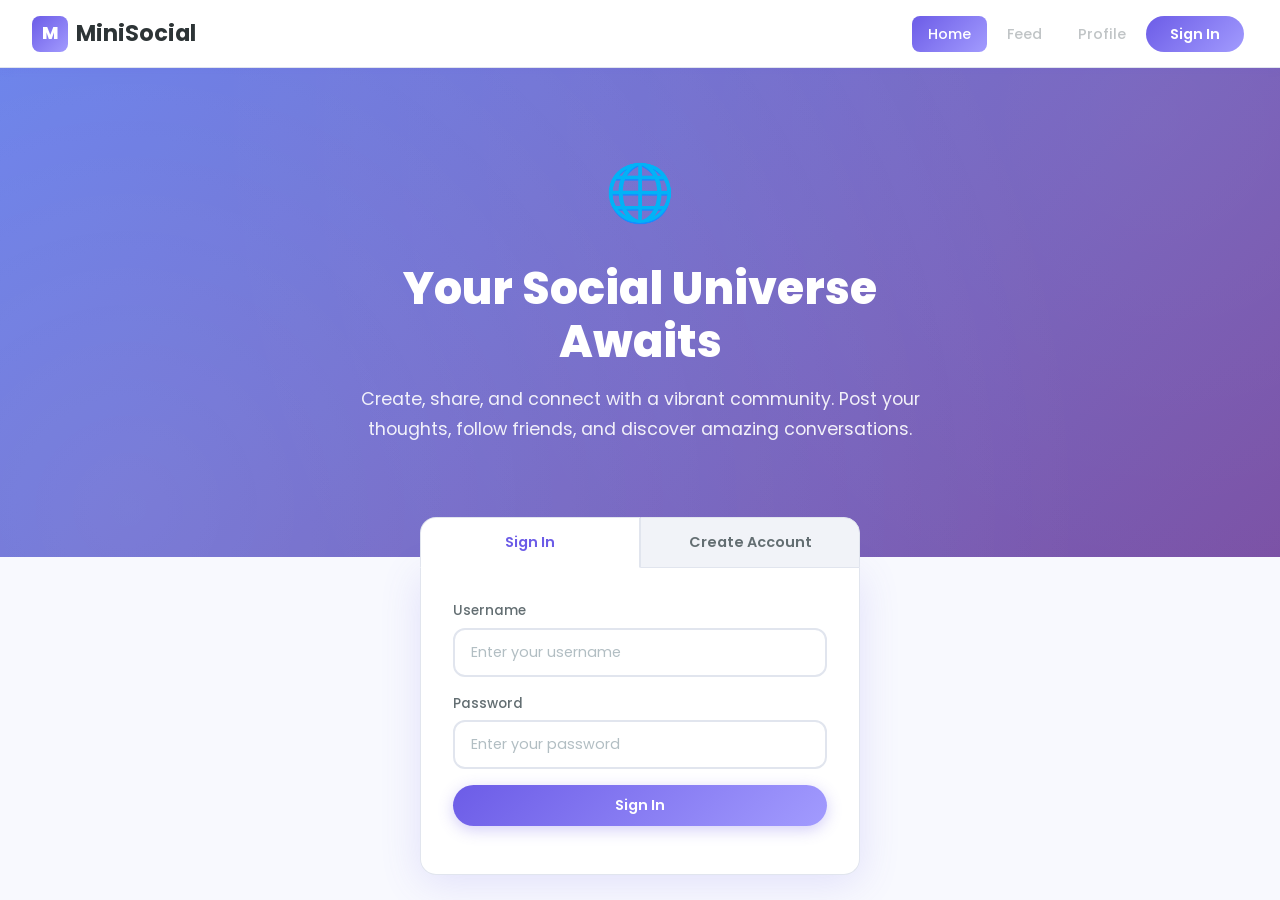
<file: MiniSocialMedia/frontend/index.html>
<!DOCTYPE html>
<html lang="en">
<head>
  <meta charset="UTF-8">
  <meta name="viewport" content="width=device-width, initial-scale=1.0">
  <meta name="description" content="MiniSocial — A modern micro social media platform. Connect, share, and engage with your community.">
  <meta name="keywords" content="social media, mini social, connect, share, posts">
  <meta name="author" content="MiniSocial">
  <meta name="theme-color" content="#6c5ce7">
  <title>My MiniSocial — Connect & Share</title>
  <link rel="preconnect" href="https://fonts.googleapis.com">
  <link rel="preconnect" href="https://fonts.gstatic.com" crossorigin>
  <link href="https://fonts.googleapis.com/css2?family=Poppins:wght@300;400;500;600;700;800&display=swap" rel="stylesheet">
  <link rel="stylesheet" href="css/style.css">
</head>
<body>

  <!-- Navigation Bar -->
  <nav class="navbar">
    <a href="index.html" class="navbar-brand">
      <span class="brand-icon">M</span>MiniSocial
    </a>
    <button class="nav-toggle" onclick="document.querySelector('.nav-links').classList.toggle('open')">☰</button>
    <ul class="nav-links">
      <li><a href="index.html" class="active">Home</a></li>
      <li><a href="feed.html" class="nav-auth-link disabled">Feed</a></li>
      <li><a href="profile.html" class="nav-auth-link disabled">Profile</a></li>
      <li><a href="#" id="nav-login" class="nav-btn" onclick="event.preventDefault(); document.getElementById('auth-section').scrollIntoView({behavior:'smooth'})">Sign In</a></li>
      <li><a href="#" id="nav-logout" class="nav-btn" style="display:none;" onclick="event.preventDefault(); logout()">Logout</a></li>
    </ul>
  </nav>

  <!-- Hero Section -->
  <section class="hero">
    <div class="hero-content">
      <span class="hero-emoji">🌐</span>
      <h1>Your Social Universe Awaits</h1>
      <p>Create, share, and connect with a vibrant community. Post your thoughts, follow friends, and discover amazing conversations.</p>
    </div>
  </section>

  <!-- Auth Section -->
  <section class="auth-section" id="auth-section">
    <div class="auth-tabs">
      <button class="auth-tab active" data-tab="login">Sign In</button>
      <button class="auth-tab" data-tab="register">Create Account</button>
    </div>
    <div class="auth-card">
      <!-- Login Form -->
      <form class="auth-form active" id="login-form">
        <div class="form-group">
          <label class="form-label" for="login-username">Username</label>
          <input type="text" class="form-input" id="login-username" placeholder="Enter your username" required autocomplete="username">
        </div>
        <div class="form-group">
          <label class="form-label" for="login-password">Password</label>
          <input type="password" class="form-input" id="login-password" placeholder="Enter your password" required autocomplete="current-password">
        </div>
        <button type="submit" class="btn btn-primary btn-block">Sign In</button>
      </form>

      <!-- Register Form -->
      <form class="auth-form" id="register-form">
        <div class="form-row">
          <div class="form-group">
            <label class="form-label" for="reg-first-name">First Name</label>
            <input type="text" class="form-input" id="reg-first-name" placeholder="John">
          </div>
          <div class="form-group">
            <label class="form-label" for="reg-last-name">Last Name</label>
            <input type="text" class="form-input" id="reg-last-name" placeholder="Doe">
          </div>
        </div>
        <div class="form-group">
          <label class="form-label" for="reg-username">Username</label>
          <input type="text" class="form-input" id="reg-username" placeholder="Choose a username" required autocomplete="username">
        </div>
        <div class="form-group">
          <label class="form-label" for="reg-email">Email</label>
          <input type="email" class="form-input" id="reg-email" placeholder="your@email.com" required autocomplete="email">
        </div>
        <div class="form-group">
          <label class="form-label" for="reg-password">Password</label>
          <input type="password" class="form-input" id="reg-password" placeholder="Min 8 characters" required autocomplete="new-password">
        </div>
        <button type="submit" class="btn btn-primary btn-block">Create Account</button>
      </form>
    </div>
  </section>

  <!-- Toast Container -->
  <div id="toast-container"></div>

  <!-- Loading Overlay -->
  <div id="loading-overlay">
    <div class="spinner"></div>
  </div>

  <script src="js/app.js"></script>
  <script>
    document.addEventListener('DOMContentLoaded', initHomePage);
  </script>
</body>
</html>
</file>
<file: MiniSocialMedia/frontend/css/style.css>
/* ============================================
   MiniSocial — Modern Social Media CSS
   Warm gradient theme with clean design
   ============================================ */

/* Google Font Import */
@import url('https://fonts.googleapis.com/css2?family=Poppins:wght@300;400;500;600;700;800&display=swap');

/* ── CSS Custom Properties ── */
:root {
  /* Primary Colors */
  --primary: #6c5ce7;
  --primary-light: #a29bfe;
  --primary-dark: #5541d7;
  --secondary: #00cec9;
  --secondary-light: #81ecec;

  /* Accent Colors */
  --accent-pink: #fd79a8;
  --accent-orange: #e17055;
  --accent-yellow: #fdcb6e;
  --accent-red: #ff6b6b;
  --accent-green: #00b894;

  /* Background */
  --bg-main: #f8f9fe;
  --bg-white: #ffffff;
  --bg-light: #f1f3f8;
  --bg-hover: #eef0f7;

  /* Text */
  --text-dark: #2d3436;
  --text-medium: #636e72;
  --text-light: #b2bec3;
  --text-white: #ffffff;

  /* Borders & Shadows */
  --border: #e1e5ee;
  --shadow-sm: 0 2px 8px rgba(108, 92, 231, 0.08);
  --shadow-md: 0 4px 20px rgba(108, 92, 231, 0.12);
  --shadow-lg: 0 8px 40px rgba(108, 92, 231, 0.16);
  --shadow-xl: 0 12px 48px rgba(108, 92, 231, 0.2);

  /* Gradients */
  --gradient-primary: linear-gradient(135deg, #6c5ce7, #a29bfe);
  --gradient-warm: linear-gradient(135deg, #fd79a8, #6c5ce7);
  --gradient-sunset: linear-gradient(135deg, #e17055, #fd79a8, #6c5ce7);
  --gradient-hero: linear-gradient(135deg, #667eea 0%, #764ba2 100%);

  /* Spacing */
  --space-xs: 4px;
  --space-sm: 8px;
  --space-md: 16px;
  --space-lg: 24px;
  --space-xl: 32px;
  --space-2xl: 48px;

  /* Border Radius */
  --radius-sm: 8px;
  --radius-md: 12px;
  --radius-lg: 16px;
  --radius-xl: 24px;
  --radius-full: 50%;

  /* Transitions */
  --transition: all 0.3s cubic-bezier(0.4, 0, 0.2, 1);
}

/* ── Reset & Base ── */
*, *::before, *::after {
  margin: 0;
  padding: 0;
  box-sizing: border-box;
}

html {
  scroll-behavior: smooth;
}

body {
  font-family: 'Poppins', sans-serif;
  background: var(--bg-main);
  color: var(--text-dark);
  min-height: 100vh;
  line-height: 1.6;
  -webkit-font-smoothing: antialiased;
}

a {
  text-decoration: none;
  color: var(--primary);
  transition: var(--transition);
}

a:hover {
  color: var(--primary-dark);
}

img {
  max-width: 100%;
  display: block;
}

/* ── Scrollbar ── */
::-webkit-scrollbar {
  width: 6px;
}
::-webkit-scrollbar-track {
  background: var(--bg-light);
}
::-webkit-scrollbar-thumb {
  background: var(--primary-light);
  border-radius: 3px;
}

/* ── Animations ── */
@keyframes fadeInUp {
  from {
    opacity: 0;
    transform: translateY(20px);
  }
  to {
    opacity: 1;
    transform: translateY(0);
  }
}

@keyframes fadeIn {
  from { opacity: 0; }
  to { opacity: 1; }
}

@keyframes slideDown {
  from {
    opacity: 0;
    transform: translateY(-10px);
  }
  to {
    opacity: 1;
    transform: translateY(0);
  }
}

@keyframes pulse {
  0%, 100% { transform: scale(1); }
  50% { transform: scale(1.15); }
}

@keyframes heartBeat {
  0% { transform: scale(1); }
  15% { transform: scale(1.3); }
  30% { transform: scale(1); }
  45% { transform: scale(1.15); }
  60% { transform: scale(1); }
}

@keyframes spin {
  to { transform: rotate(360deg); }
}

@keyframes toastSlideIn {
  from {
    transform: translateX(100%);
    opacity: 0;
  }
  to {
    transform: translateX(0);
    opacity: 1;
  }
}

@keyframes toastSlideOut {
  from {
    transform: translateX(0);
    opacity: 1;
  }
  to {
    transform: translateX(100%);
    opacity: 0;
  }
}

@keyframes shimmer {
  0% { background-position: -200px 0; }
  100% { background-position: calc(200px + 100%) 0; }
}

/* ── Navigation Bar ── */
.navbar {
  position: sticky;
  top: 0;
  z-index: 1000;
  background: var(--bg-white);
  border-bottom: 1px solid var(--border);
  box-shadow: var(--shadow-sm);
  padding: 0 var(--space-xl);
  display: flex;
  align-items: center;
  justify-content: space-between;
  height: 68px;
}

.navbar-brand {
  display: flex;
  align-items: center;
  gap: var(--space-sm);
  font-size: 1.4rem;
  font-weight: 700;
  color: var(--text-dark);
  text-decoration: none;
}

.brand-icon {
  display: inline-flex;
  align-items: center;
  justify-content: center;
  width: 36px;
  height: 36px;
  background: var(--gradient-primary);
  color: white;
  border-radius: var(--radius-sm);
  font-size: 1.1rem;
  font-weight: 800;
}

.nav-links {
  display: flex;
  align-items: center;
  list-style: none;
  gap: var(--space-xs);
}

.nav-links a {
  padding: var(--space-sm) var(--space-md);
  border-radius: var(--radius-sm);
  font-weight: 500;
  font-size: 0.9rem;
  color: var(--text-medium);
  transition: var(--transition);
}

.nav-links a:hover {
  background: var(--bg-light);
  color: var(--primary);
}

.nav-links a.active {
  background: var(--gradient-primary);
  color: var(--text-white);
}

.nav-links a.active:hover {
  opacity: 0.9;
  color: var(--text-white);
}

.nav-links a.disabled {
  opacity: 0.4;
  pointer-events: none;
}

.nav-btn {
  background: var(--gradient-primary) !important;
  color: var(--text-white) !important;
  padding: var(--space-sm) var(--space-lg) !important;
  border-radius: var(--radius-xl) !important;
  font-weight: 600 !important;
}

.nav-btn:hover {
  box-shadow: var(--shadow-md);
  transform: translateY(-1px);
}

/* Mobile Menu Toggle */
.nav-toggle {
  display: none;
  background: none;
  border: none;
  font-size: 1.5rem;
  cursor: pointer;
  color: var(--text-dark);
}

/* ── Layout ── */
.container {
  max-width: 1100px;
  margin: 0 auto;
  padding: var(--space-xl);
}

.container-narrow {
  max-width: 650px;
  margin: 0 auto;
  padding: var(--space-xl);
}

.layout-two-col {
  display: grid;
  grid-template-columns: 1fr 320px;
  gap: var(--space-xl);
  align-items: start;
}

/* ── Cards ── */
.card {
  background: var(--bg-white);
  border-radius: var(--radius-lg);
  padding: var(--space-xl);
  border: 1px solid var(--border);
  box-shadow: var(--shadow-sm);
  transition: var(--transition);
  animation: fadeInUp 0.5s ease forwards;
}

.card:hover {
  box-shadow: var(--shadow-md);
}

/* ── Buttons ── */
.btn {
  display: inline-flex;
  align-items: center;
  justify-content: center;
  gap: var(--space-sm);
  padding: 10px 24px;
  border: none;
  border-radius: var(--radius-xl);
  font-family: 'Poppins', sans-serif;
  font-size: 0.9rem;
  font-weight: 600;
  cursor: pointer;
  transition: var(--transition);
  text-decoration: none;
}

.btn-primary {
  background: var(--gradient-primary);
  color: var(--text-white);
  box-shadow: 0 4px 15px rgba(108, 92, 231, 0.3);
}

.btn-primary:hover {
  transform: translateY(-2px);
  box-shadow: 0 6px 20px rgba(108, 92, 231, 0.4);
}

.btn-secondary {
  background: var(--bg-light);
  color: var(--text-medium);
  border: 1px solid var(--border);
}

.btn-secondary:hover {
  background: var(--bg-hover);
  color: var(--text-dark);
  transform: translateY(-1px);
}

.btn-danger {
  background: linear-gradient(135deg, #ff6b6b, #ee5a24);
  color: white;
}

.btn-danger:hover {
  transform: translateY(-2px);
  box-shadow: 0 6px 20px rgba(255, 107, 107, 0.4);
}

.btn-sm {
  padding: 6px 16px;
  font-size: 0.8rem;
}

.btn-block {
  width: 100%;
}

/* ── Forms ── */
.form-group {
  margin-bottom: var(--space-md);
}

.form-label {
  display: block;
  margin-bottom: 6px;
  font-weight: 500;
  font-size: 0.85rem;
  color: var(--text-medium);
}

.form-input {
  width: 100%;
  padding: 12px 16px;
  border: 2px solid var(--border);
  border-radius: var(--radius-md);
  font-family: 'Poppins', sans-serif;
  font-size: 0.9rem;
  color: var(--text-dark);
  background: var(--bg-white);
  transition: var(--transition);
  outline: none;
}

.form-input:focus {
  border-color: var(--primary);
  box-shadow: 0 0 0 4px rgba(108, 92, 231, 0.1);
}

.form-input::placeholder {
  color: var(--text-light);
}

textarea.form-input {
  resize: vertical;
  min-height: 80px;
}

.form-row {
  display: grid;
  grid-template-columns: 1fr 1fr;
  gap: var(--space-md);
}

/* ── Hero Section (Home Page) ── */
.hero {
  background: var(--gradient-hero);
  color: white;
  padding: 80px var(--space-xl);
  text-align: center;
  position: relative;
  overflow: hidden;
}

.hero::before {
  content: '';
  position: absolute;
  top: -50%;
  left: -50%;
  width: 200%;
  height: 200%;
  background: radial-gradient(circle at 30% 70%, rgba(255,255,255,0.1) 0%, transparent 50%),
              radial-gradient(circle at 70% 30%, rgba(255,255,255,0.08) 0%, transparent 50%);
  animation: spin 30s linear infinite;
}

.hero-content {
  position: relative;
  z-index: 1;
  max-width: 600px;
  margin: 0 auto;
}

.hero h1 {
  font-size: 2.8rem;
  font-weight: 800;
  margin-bottom: var(--space-md);
  line-height: 1.2;
}

.hero p {
  font-size: 1.1rem;
  opacity: 0.9;
  margin-bottom: var(--space-xl);
  line-height: 1.7;
}

.hero-emoji {
  font-size: 3.5rem;
  margin-bottom: var(--space-lg);
  display: block;
}

/* ── Auth Section ── */
.auth-section {
  max-width: 440px;
  margin: -40px auto 60px;
  position: relative;
  z-index: 2;
}

.auth-tabs {
  display: flex;
  gap: 0;
  margin-bottom: 0;
}

.auth-tab {
  flex: 1;
  padding: 14px;
  text-align: center;
  background: var(--bg-light);
  border: 1px solid var(--border);
  cursor: pointer;
  font-weight: 600;
  font-size: 0.9rem;
  color: var(--text-medium);
  transition: var(--transition);
  font-family: 'Poppins', sans-serif;
}

.auth-tab:first-child {
  border-radius: var(--radius-lg) 0 0 0;
}

.auth-tab:last-child {
  border-radius: 0 var(--radius-lg) 0 0;
}

.auth-tab.active {
  background: var(--bg-white);
  color: var(--primary);
  border-bottom-color: transparent;
}

.auth-card {
  background: var(--bg-white);
  border: 1px solid var(--border);
  border-top: none;
  border-radius: 0 0 var(--radius-lg) var(--radius-lg);
  padding: var(--space-xl) var(--space-xl) var(--space-2xl);
  box-shadow: var(--shadow-lg);
}

.auth-form {
  display: none;
}

.auth-form.active {
  display: block;
  animation: fadeIn 0.3s ease;
}

/* ── Feed Page ── */
.feed-header {
  margin-bottom: var(--space-xl);
}

.feed-header h2 {
  font-size: 1.6rem;
  font-weight: 700;
  color: var(--text-dark);
  margin-bottom: var(--space-xs);
}

.feed-header p {
  color: var(--text-medium);
  font-size: 0.9rem;
}

/* Create Post */
.create-post-card {
  background: var(--bg-white);
  border-radius: var(--radius-lg);
  padding: var(--space-xl);
  border: 1px solid var(--border);
  box-shadow: var(--shadow-sm);
  margin-bottom: var(--space-xl);
  animation: fadeInUp 0.4s ease;
}

.create-post-card h3 {
  font-size: 1rem;
  font-weight: 600;
  margin-bottom: var(--space-md);
  color: var(--text-dark);
  display: flex;
  align-items: center;
  gap: var(--space-sm);
}

.create-post-card .form-input {
  margin-bottom: var(--space-md);
}

.create-post-card .btn {
  float: right;
}

.create-post-card::after {
  content: '';
  display: table;
  clear: both;
}

/* ── Post Cards ── */
.post-card {
  background: var(--bg-white);
  border-radius: var(--radius-lg);
  padding: var(--space-xl);
  border: 1px solid var(--border);
  box-shadow: var(--shadow-sm);
  margin-bottom: var(--space-md);
  transition: var(--transition);
  animation: fadeInUp 0.5s ease forwards;
  opacity: 0;
  animation-fill-mode: forwards;
}

.post-card:hover {
  box-shadow: var(--shadow-md);
  transform: translateY(-2px);
}

.post-header {
  display: flex;
  align-items: center;
  justify-content: space-between;
  margin-bottom: var(--space-md);
}

.post-author {
  display: flex;
  align-items: center;
  gap: var(--space-md);
}

.post-avatar {
  width: 44px;
  height: 44px;
  border-radius: var(--radius-full);
  background: var(--gradient-warm);
  display: flex;
  align-items: center;
  justify-content: center;
  color: white;
  font-weight: 700;
  font-size: 1.1rem;
  flex-shrink: 0;
}

.post-author-info h4 {
  font-size: 0.95rem;
  font-weight: 600;
  color: var(--text-dark);
}

.post-author-info h4 a {
  color: var(--text-dark);
}

.post-author-info h4 a:hover {
  color: var(--primary);
}

.post-time {
  font-size: 0.78rem;
  color: var(--text-light);
  font-weight: 400;
}

.post-content {
  font-size: 0.95rem;
  line-height: 1.7;
  color: var(--text-dark);
  margin-bottom: var(--space-md);
  word-wrap: break-word;
  white-space: pre-wrap;
}

.post-media-content {
  width: 100%;
  max-height: 500px;
  object-fit: cover;
  border-radius: var(--radius-md);
  margin-bottom: var(--space-md);
  background: var(--bg-light);
}

.post-actions {
  display: flex;
  align-items: center;
  gap: var(--space-md);
  padding-top: var(--space-md);
  border-top: 1px solid var(--border);
}

.post-action-btn {
  display: inline-flex;
  align-items: center;
  gap: 6px;
  padding: 6px 12px;
  border: none;
  background: none;
  font-family: 'Poppins', sans-serif;
  font-size: 0.85rem;
  color: var(--text-medium);
  cursor: pointer;
  border-radius: var(--radius-sm);
  transition: var(--transition);
}

.post-action-btn:hover {
  background: var(--bg-light);
  color: var(--primary);
}

.post-action-btn.liked {
  color: var(--accent-red);
}

.post-action-btn.liked .action-icon {
  animation: heartBeat 0.6s ease;
}

.post-action-btn.liked:hover {
  background: rgba(255, 107, 107, 0.1);
}

.post-delete-btn {
  margin-left: auto;
  color: var(--text-light);
}

.post-delete-btn:hover {
  color: var(--accent-red);
  background: rgba(255, 107, 107, 0.1);
}

.action-icon {
  font-size: 1.1rem;
}

/* ── Comments Section ── */
.comments-section {
  max-height: 0;
  overflow: hidden;
  transition: max-height 0.4s ease, padding 0.4s ease;
  border-top: none;
}

.comments-section.open {
  max-height: 600px;
  overflow-y: auto;
  padding-top: var(--space-md);
  margin-top: var(--space-md);
  border-top: 1px solid var(--border);
}

.comment-item {
  display: flex;
  gap: var(--space-sm);
  padding: var(--space-sm) 0;
  animation: slideDown 0.3s ease;
}

.comment-avatar {
  width: 32px;
  height: 32px;
  border-radius: var(--radius-full);
  background: var(--gradient-primary);
  display: flex;
  align-items: center;
  justify-content: center;
  color: white;
  font-weight: 600;
  font-size: 0.75rem;
  flex-shrink: 0;
}

.comment-body {
  flex: 1;
  background: var(--bg-light);
  padding: var(--space-sm) var(--space-md);
  border-radius: var(--radius-md);
}

.comment-body strong a {
  font-size: 0.82rem;
  color: var(--text-dark);
}

.comment-body strong a:hover {
  color: var(--primary);
}

.comment-body p {
  font-size: 0.85rem;
  color: var(--text-dark);
  margin-top: 2px;
}

.comment-time {
  font-size: 0.72rem;
  color: var(--text-light);
  margin-top: 4px;
}

.comment-form {
  display: flex;
  gap: var(--space-sm);
  margin-top: var(--space-md);
}

.comment-form .form-input {
  flex: 1;
  padding: 8px 14px;
  font-size: 0.85rem;
}

/* ── Profile Page ── */
.profile-card {
  text-align: center;
  padding: var(--space-2xl) var(--space-xl);
  margin-bottom: var(--space-xl);
}

.profile-avatar-lg {
  width: 90px;
  height: 90px;
  border-radius: var(--radius-full);
  background: var(--gradient-sunset);
  display: flex;
  align-items: center;
  justify-content: center;
  color: white;
  font-size: 2.2rem;
  font-weight: 700;
  margin: 0 auto var(--space-md);
  box-shadow: 0 4px 20px rgba(108, 92, 231, 0.3);
}

.profile-name {
  font-size: 1.5rem;
  font-weight: 700;
  color: var(--text-dark);
  margin-bottom: var(--space-xs);
}

.profile-username {
  font-size: 0.9rem;
  color: var(--text-medium);
  margin-bottom: var(--space-md);
}

.profile-bio {
  font-size: 0.9rem;
  color: var(--text-medium);
  max-width: 400px;
  margin: 0 auto var(--space-lg);
  line-height: 1.6;
}

.profile-stats {
  display: flex;
  justify-content: center;
  gap: var(--space-2xl);
  margin-bottom: var(--space-lg);
}

.profile-stat {
  text-align: center;
}

.stat-number {
  font-size: 1.5rem;
  font-weight: 700;
  color: var(--primary);
}

.stat-label {
  font-size: 0.8rem;
  color: var(--text-light);
  font-weight: 500;
  text-transform: uppercase;
  letter-spacing: 0.5px;
}

/* Edit Profile Section */
.edit-profile-section {
  margin-bottom: var(--space-xl);
}

.edit-profile-section h3 {
  font-size: 1.1rem;
  font-weight: 600;
  margin-bottom: var(--space-lg);
  color: var(--text-dark);
}

/* Section Titles */
.section-title {
  font-size: 1.15rem;
  font-weight: 600;
  color: var(--text-dark);
  margin-bottom: var(--space-lg);
  display: flex;
  align-items: center;
  gap: var(--space-sm);
}

.title-icon {
  font-size: 1.2rem;
}

/* ── Users Sidebar ── */
.sidebar {
  position: sticky;
  top: 92px;
}

.sidebar-card {
  background: var(--bg-white);
  border-radius: var(--radius-lg);
  padding: var(--space-lg);
  border: 1px solid var(--border);
  box-shadow: var(--shadow-sm);
}

.sidebar-card h3 {
  font-size: 1rem;
  font-weight: 600;
  margin-bottom: var(--space-md);
  color: var(--text-dark);
  display: flex;
  align-items: center;
  gap: var(--space-sm);
}

.user-card {
  display: flex;
  align-items: center;
  gap: var(--space-md);
  padding: var(--space-sm) var(--space-md);
  border-radius: var(--radius-md);
  transition: var(--transition);
  color: var(--text-dark);
  text-decoration: none;
  margin-bottom: var(--space-xs);
}

.user-card:hover {
  background: var(--bg-light);
  transform: translateX(4px);
  color: var(--text-dark);
}

.user-avatar {
  width: 40px;
  height: 40px;
  border-radius: var(--radius-full);
  background: var(--gradient-primary);
  display: flex;
  align-items: center;
  justify-content: center;
  color: white;
  font-weight: 600;
  font-size: 0.9rem;
  flex-shrink: 0;
}

.user-info h4 {
  font-size: 0.9rem;
  font-weight: 600;
}

.user-info p {
  font-size: 0.78rem;
  color: var(--text-light);
}

/* ── Empty State ── */
.empty-state {
  text-align: center;
  padding: var(--space-2xl) var(--space-xl);
}

.empty-icon {
  font-size: 3rem;
  margin-bottom: var(--space-md);
}

.empty-state h3 {
  font-size: 1.1rem;
  color: var(--text-dark);
  margin-bottom: var(--space-sm);
}

.empty-state p {
  font-size: 0.9rem;
  color: var(--text-medium);
}

/* ── Toast Notifications ── */
#toast-container {
  position: fixed;
  top: 80px;
  right: 20px;
  z-index: 10000;
  display: flex;
  flex-direction: column;
  gap: var(--space-sm);
}

.toast {
  display: flex;
  align-items: center;
  gap: var(--space-sm);
  padding: 14px 20px;
  border-radius: var(--radius-md);
  font-size: 0.88rem;
  font-weight: 500;
  color: white;
  box-shadow: var(--shadow-lg);
  animation: toastSlideIn 0.4s ease;
  max-width: 380px;
}

.toast-success {
  background: linear-gradient(135deg, #00b894, #00cec9);
}

.toast-error {
  background: linear-gradient(135deg, #ff6b6b, #ee5a24);
}

.toast-exit {
  animation: toastSlideOut 0.3s ease forwards;
}

.toast-icon {
  font-size: 1.1rem;
  font-weight: 700;
}

/* ── Loading Overlay ── */
#loading-overlay {
  position: fixed;
  inset: 0;
  background: rgba(248, 249, 254, 0.8);
  display: none;
  align-items: center;
  justify-content: center;
  z-index: 9999;
}

#loading-overlay.active {
  display: flex;
}

.spinner {
  width: 44px;
  height: 44px;
  border: 4px solid var(--border);
  border-top-color: var(--primary);
  border-radius: var(--radius-full);
  animation: spin 0.8s linear infinite;
}

/* ── Helper Classes ── */
.text-muted {
  color: var(--text-light);
}

.text-center {
  text-align: center;
}

.mt-md {
  margin-top: var(--space-md);
}

.mb-md {
  margin-bottom: var(--space-md);
}

/* ── Responsive Design ── */
@media (max-width: 1024px) {
  .layout-two-col {
    grid-template-columns: 1fr 260px;
  }
}

@media (max-width: 768px) {
  .navbar {
    padding: 0 var(--space-md);
  }

  .nav-links {
    display: none;
    position: absolute;
    top: 68px;
    left: 0;
    right: 0;
    background: var(--bg-white);
    flex-direction: column;
    padding: var(--space-md);
    border-bottom: 1px solid var(--border);
    box-shadow: var(--shadow-md);
  }

  .nav-links.open {
    display: flex;
  }

  .nav-toggle {
    display: block;
  }

  .hero h1 {
    font-size: 2rem;
  }

  .hero {
    padding: 60px var(--space-md);
  }

  .auth-section {
    margin: -30px var(--space-md) 40px;
  }

  .container,
  .container-narrow {
    padding: var(--space-md);
  }

  .layout-two-col {
    grid-template-columns: 1fr;
  }

  .sidebar {
    position: static;
  }

  .form-row {
    grid-template-columns: 1fr;
  }

  .profile-stats {
    gap: var(--space-xl);
  }

  .post-card {
    padding: var(--space-lg);
  }
}

@media (max-width: 480px) {
  .hero h1 {
    font-size: 1.6rem;
  }

  .hero p {
    font-size: 0.95rem;
  }

  .profile-avatar-lg {
    width: 72px;
    height: 72px;
    font-size: 1.8rem;
  }

  .profile-stats {
    gap: var(--space-lg);
  }

  .stat-number {
    font-size: 1.2rem;
  }
}
</file>
